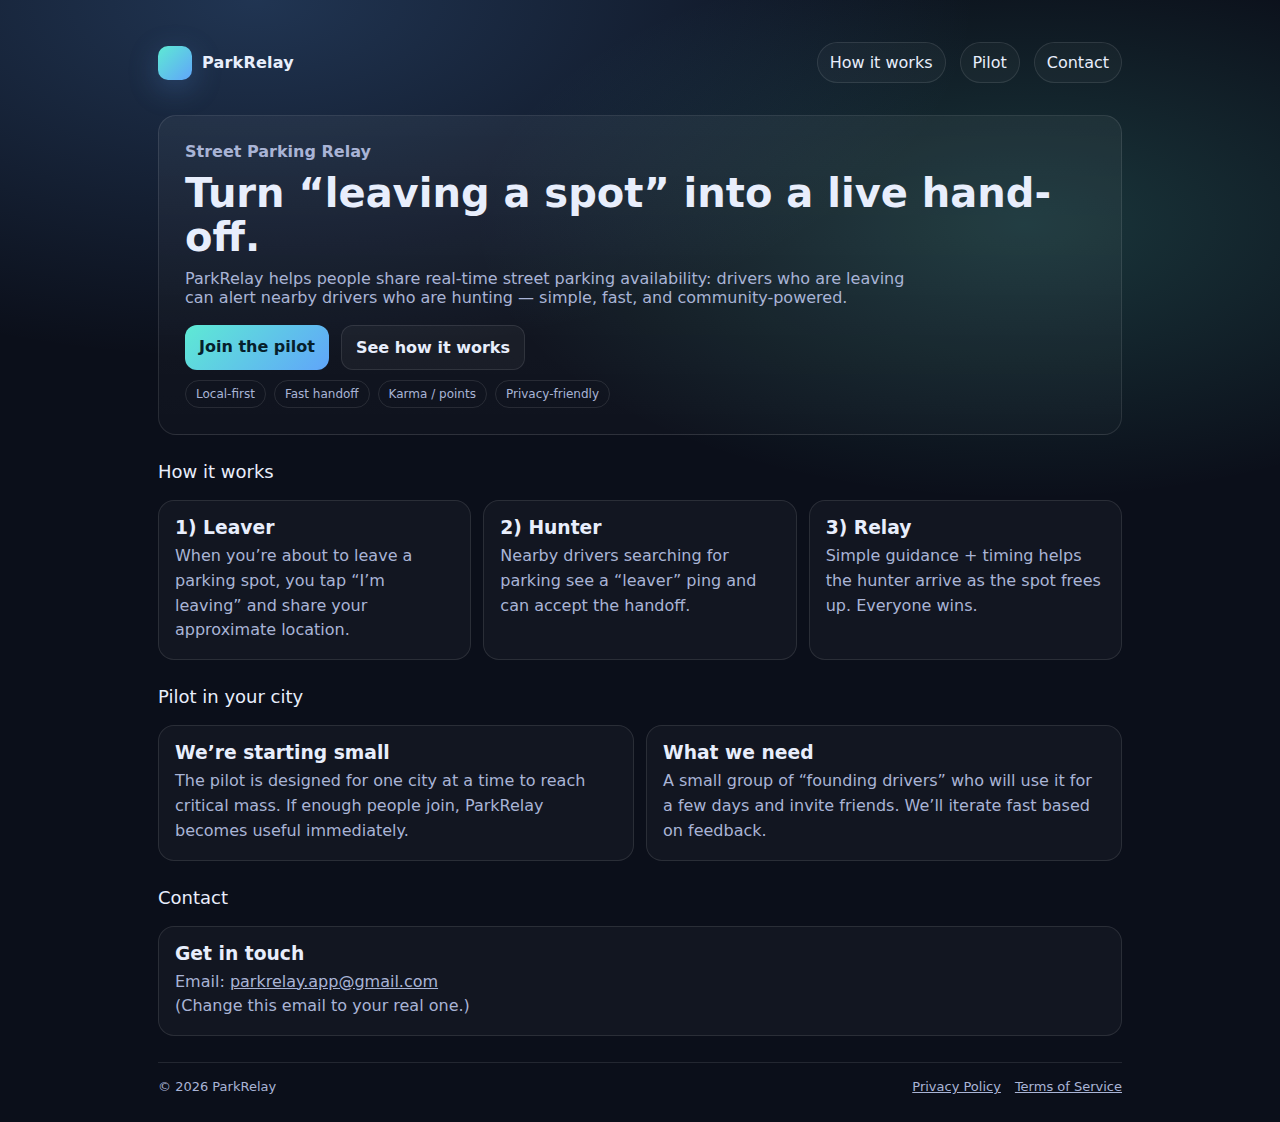
<file: index.html>
<!doctype html>
<html lang="en">
<head>
  <meta charset="utf-8" />
  <meta name="viewport" content="width=device-width, initial-scale=1" />
  <title>ParkRelay — street parking relay</title>
  <meta name="description" content="ParkRelay matches drivers leaving a street parking spot with drivers looking for one — fast, fair, and local." />
  <link rel="stylesheet" href="style.css" />
</head>
<body>
  <div class="container">
    <div class="nav">
      <div class="brand">
        <div class="logo"></div>
        <div>ParkRelay</div>
      </div>
      <div class="navlinks">
        <a class="pill" href="#how">How it works</a>
        <a class="pill" href="#pilot">Pilot</a>
        <a class="pill" href="#contact">Contact</a>
      </div>
    </div>

    <div class="hero">
      <div class="kicker">Street Parking Relay</div>
      <h1>Turn “leaving a spot” into a live hand-off.</h1>
      <div class="sub">
        ParkRelay helps people share real-time street parking availability:
        drivers who are leaving can alert nearby drivers who are hunting — simple, fast, and community-powered.
      </div>

      <div class="ctas">
        <a class="btn primary" href="#pilot">Join the pilot</a>
        <a class="btn" href="#how">See how it works</a>
      </div>

      <div class="badges">
        <span class="badge">Local-first</span>
        <span class="badge">Fast handoff</span>
        <span class="badge">Karma / points</span>
        <span class="badge">Privacy-friendly</span>
      </div>
    </div>

    <div class="section-title" id="how">How it works</div>
    <div class="grid">
      <div class="card third">
        <h3>1) Leaver</h3>
        <p>When you’re about to leave a parking spot, you tap “I’m leaving” and share your approximate location.</p>
      </div>
      <div class="card third">
        <h3>2) Hunter</h3>
        <p>Nearby drivers searching for parking see a “leaver” ping and can accept the handoff.</p>
      </div>
      <div class="card third">
        <h3>3) Relay</h3>
        <p>Simple guidance + timing helps the hunter arrive as the spot frees up. Everyone wins.</p>
      </div>
    </div>

    <div class="section-title" id="pilot">Pilot in your city</div>
    <div class="grid">
      <div class="card half">
        <h3>We’re starting small</h3>
        <p>
          The pilot is designed for one city at a time to reach critical mass.
          If enough people join, ParkRelay becomes useful immediately.
        </p>
      </div>
      <div class="card half">
        <h3>What we need</h3>
        <p>
          A small group of “founding drivers” who will use it for a few days and invite friends.
          We’ll iterate fast based on feedback.
        </p>
      </div>
    </div>

    <div class="section-title" id="contact">Contact</div>
    <div class="grid">
      <div class="card">
        <h3>Get in touch</h3>
        <p>
          Email: <a href="mailto:parkrelay.app@gmail.com">parkrelay.app@gmail.com</a><br/>
          (Change this email to your real one.)
        </p>
      </div>
    </div>

    <!-- IMPORTANT for TikTok review later:
         Privacy + Terms links must be visible on the homepage (not inside a menu). -->
    <div class="footer">
      <div>© <span id="y"></span> ParkRelay</div>
      <div class="smalllinks">
        <a href="privacy.html">Privacy Policy</a>
        <a href="terms.html">Terms of Service</a>
      </div>
    </div>
  </div>

  <script>
    document.getElementById("y").textContent = new Date().getFullYear();
  </script>
</body>
</html>
</file>
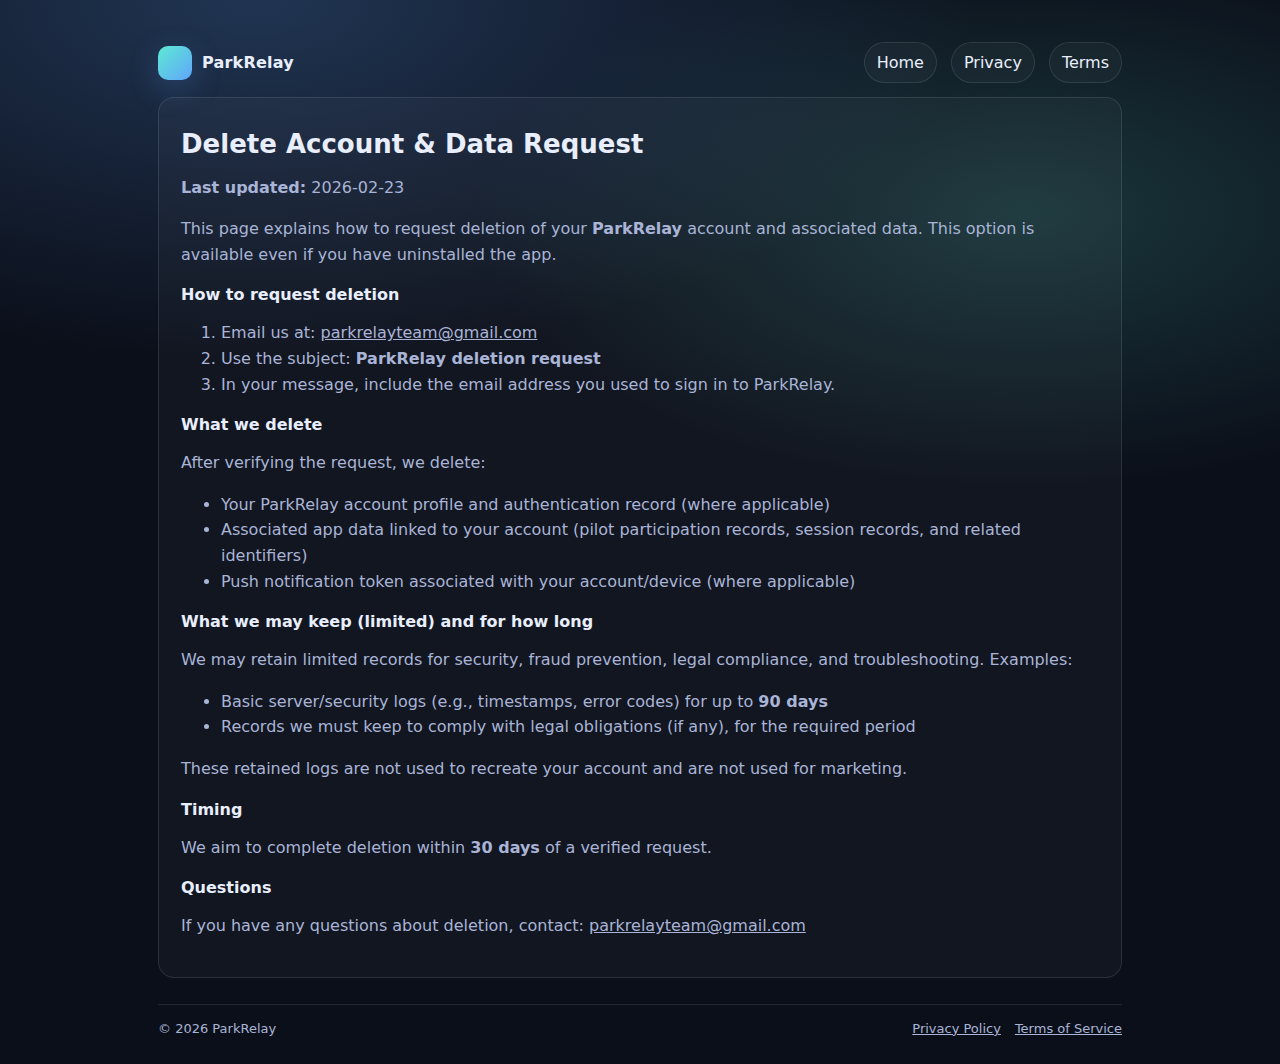
<file: delete-account.html>
<!doctype html>
<html lang="en">
<head>
  <meta charset="utf-8" />
  <meta name="viewport" content="width=device-width, initial-scale=1" />
  <title>ParkRelay — Delete Account & Data Request</title>
  <meta name="description" content="How to request deletion of your ParkRelay account and associated data." />
  <link rel="stylesheet" href="style.css" />
</head>
<body>
  <div class="container">
    <div class="nav">
      <div class="brand">
        <div class="logo"></div>
        <div>ParkRelay</div>
      </div>
      <div class="navlinks">
        <a class="pill" href="index.html">Home</a>
        <a class="pill" href="privacy.html">Privacy</a>
        <a class="pill" href="terms.html">Terms</a>
      </div>
    </div>

    <div class="doc">
      <h1>Delete Account & Data Request</h1>
      <p><strong>Last updated:</strong> 2026-02-23</p>

      <p>
        This page explains how to request deletion of your <strong>ParkRelay</strong> account and associated data.
        This option is available even if you have uninstalled the app.
      </p>

      <h2>How to request deletion</h2>
      <ol>
        <li>Email us at: <a href="mailto:parkrelayteam@gmail.com">parkrelayteam@gmail.com</a></li>
        <li>Use the subject: <strong>ParkRelay deletion request</strong></li>
        <li>In your message, include the email address you used to sign in to ParkRelay.</li>
      </ol>

      <h2>What we delete</h2>
      <p>After verifying the request, we delete:</p>
      <ul>
        <li>Your ParkRelay account profile and authentication record (where applicable)</li>
        <li>Associated app data linked to your account (pilot participation records, session records, and related identifiers)</li>
        <li>Push notification token associated with your account/device (where applicable)</li>
      </ul>

      <h2>What we may keep (limited) and for how long</h2>
      <p>
        We may retain limited records for security, fraud prevention, legal compliance, and troubleshooting. Examples:
      </p>
      <ul>
        <li>Basic server/security logs (e.g., timestamps, error codes) for up to <strong>90 days</strong></li>
        <li>Records we must keep to comply with legal obligations (if any), for the required period</li>
      </ul>
      <p>
        These retained logs are not used to recreate your account and are not used for marketing.
      </p>

      <h2>Timing</h2>
      <p>
        We aim to complete deletion within <strong>30 days</strong> of a verified request.
      </p>

      <h2>Questions</h2>
      <p>
        If you have any questions about deletion, contact:
        <a href="mailto:parkrelayteam@gmail.com">parkrelayteam@gmail.com</a>
      </p>
    </div>

    <div class="footer">
      <div>© <span id="y"></span> ParkRelay</div>
      <div class="smalllinks">
        <a href="privacy.html">Privacy Policy</a>
        <a href="terms.html">Terms of Service</a>
      </div>
    </div>
  </div>

  <script>
    document.getElementById("y").textContent = new Date().getFullYear();
  </script>
</body>
</html>
</file>
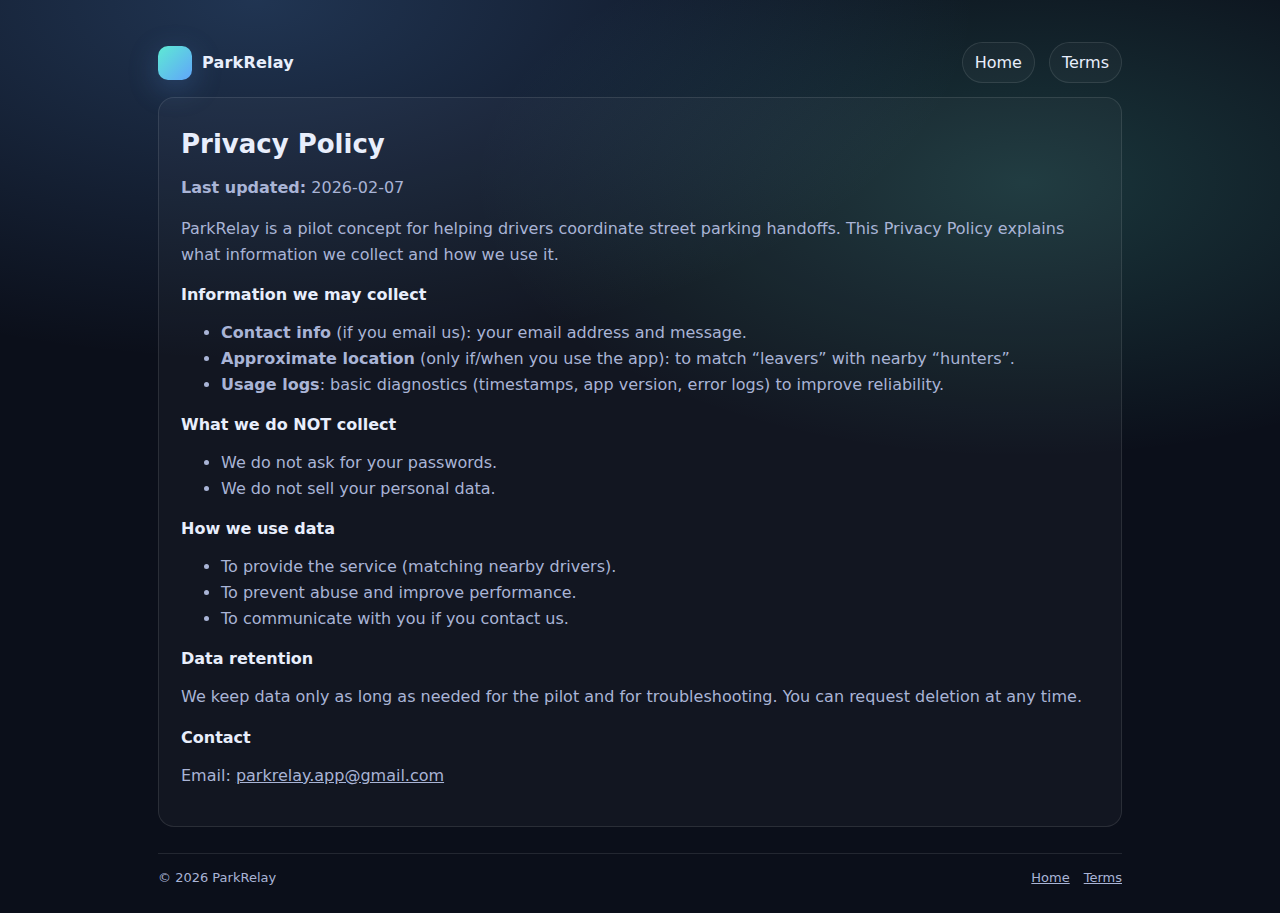
<file: privacy.html>
<!doctype html>
<html lang="en">
<head>
  <meta charset="utf-8" />
  <meta name="viewport" content="width=device-width, initial-scale=1" />
  <title>ParkRelay — Privacy Policy</title>
  <link rel="stylesheet" href="style.css" />
</head>
<body>
  <div class="container">
    <div class="nav">
      <div class="brand">
        <div class="logo"></div>
        <div>ParkRelay</div>
      </div>
      <div class="navlinks">
        <a class="pill" href="index.html">Home</a>
        <a class="pill" href="terms.html">Terms</a>
      </div>
    </div>

    <div class="doc">
      <h1>Privacy Policy</h1>
      <p><strong>Last updated:</strong> 2026-02-07</p>

      <p>
        ParkRelay is a pilot concept for helping drivers coordinate street parking handoffs.
        This Privacy Policy explains what information we collect and how we use it.
      </p>

      <h2>Information we may collect</h2>
      <ul>
        <li><strong>Contact info</strong> (if you email us): your email address and message.</li>
        <li><strong>Approximate location</strong> (only if/when you use the app): to match “leavers” with nearby “hunters”.</li>
        <li><strong>Usage logs</strong>: basic diagnostics (timestamps, app version, error logs) to improve reliability.</li>
      </ul>

      <h2>What we do NOT collect</h2>
      <ul>
        <li>We do not ask for your passwords.</li>
        <li>We do not sell your personal data.</li>
      </ul>

      <h2>How we use data</h2>
      <ul>
        <li>To provide the service (matching nearby drivers).</li>
        <li>To prevent abuse and improve performance.</li>
        <li>To communicate with you if you contact us.</li>
      </ul>

      <h2>Data retention</h2>
      <p>
        We keep data only as long as needed for the pilot and for troubleshooting.
        You can request deletion at any time.
      </p>

      <h2>Contact</h2>
      <p>
        Email: <a href="mailto:parkrelay.app@gmail.com">parkrelay.app@gmail.com</a>
      </p>
    </div>

    <div class="footer">
      <div>© <span id="y"></span> ParkRelay</div>
      <div class="smalllinks">
        <a href="index.html">Home</a>
        <a href="terms.html">Terms</a>
      </div>
    </div>
  </div>

  <script>
    document.getElementById("y").textContent = new Date().getFullYear();
  </script>
</body>
</html>
</file>
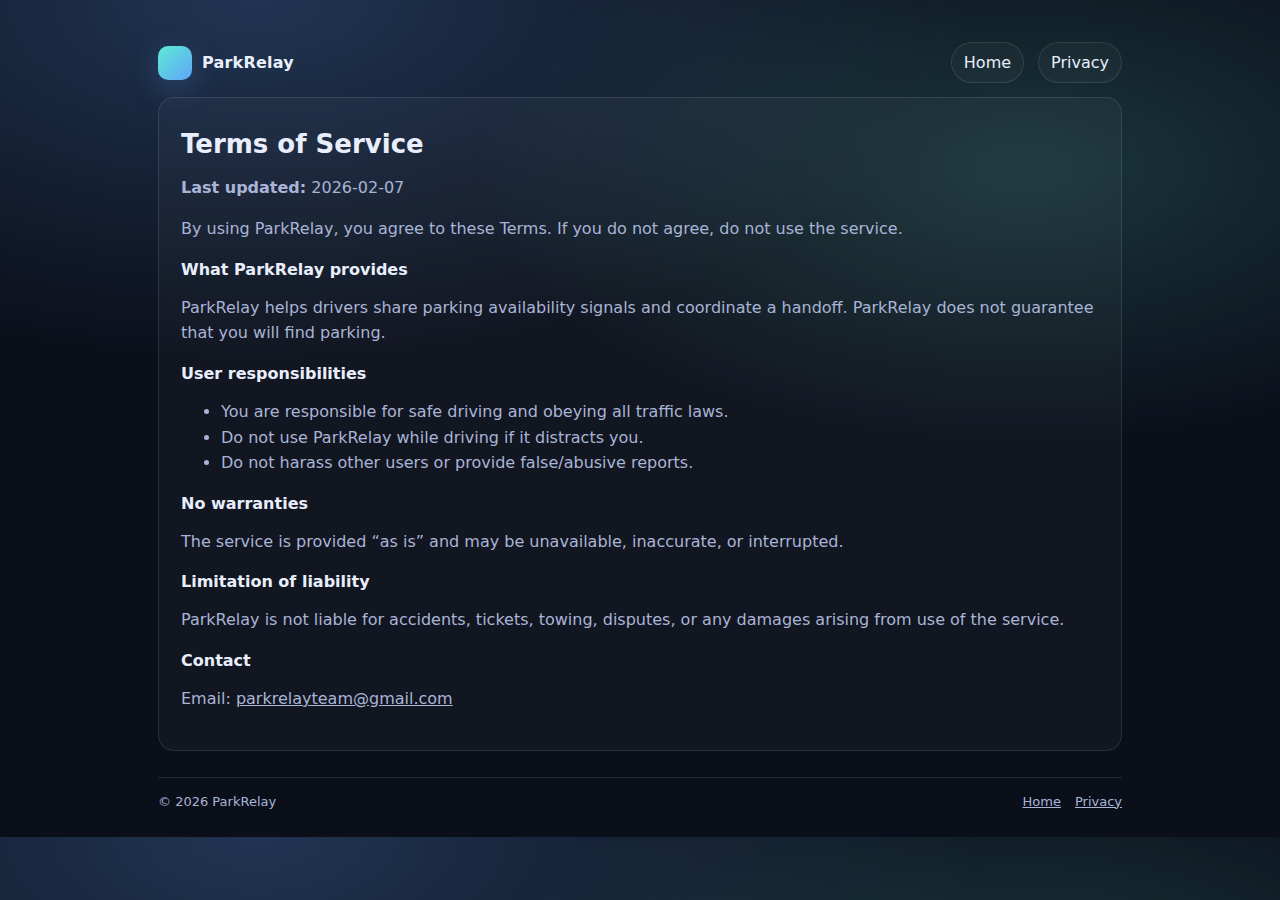
<file: terms.html>
<!doctype html>
<html lang="en">
<head>
  <meta charset="utf-8" />
  <meta name="viewport" content="width=device-width, initial-scale=1" />
  <title>ParkRelay — Terms of Service</title>
  <link rel="stylesheet" href="style.css" />
</head>
<body>
  <div class="container">
    <div class="nav">
      <div class="brand">
        <div class="logo"></div>
        <div>ParkRelay</div>
      </div>
      <div class="navlinks">
        <a class="pill" href="index.html">Home</a>
        <a class="pill" href="privacy.html">Privacy</a>
      </div>
    </div>

    <div class="doc">
      <h1>Terms of Service</h1>
      <p><strong>Last updated:</strong> 2026-02-07</p>

      <p>
        By using ParkRelay, you agree to these Terms. If you do not agree, do not use the service.
      </p>

      <h2>What ParkRelay provides</h2>
      <p>
        ParkRelay helps drivers share parking availability signals and coordinate a handoff.
        ParkRelay does not guarantee that you will find parking.
      </p>

      <h2>User responsibilities</h2>
      <ul>
        <li>You are responsible for safe driving and obeying all traffic laws.</li>
        <li>Do not use ParkRelay while driving if it distracts you.</li>
        <li>Do not harass other users or provide false/abusive reports.</li>
      </ul>

      <h2>No warranties</h2>
      <p>
        The service is provided “as is” and may be unavailable, inaccurate, or interrupted.
      </p>

      <h2>Limitation of liability</h2>
      <p>
        ParkRelay is not liable for accidents, tickets, towing, disputes, or any damages arising from use of the service.
      </p>

      <h2>Contact</h2>
      <p>
        Email: <a href="mailto:parkrelay.app@gmail.com">parkrelayteam@gmail.com</a>
      </p>
    </div>

    <div class="footer">
      <div>© <span id="y"></span> ParkRelay</div>
      <div class="smalllinks">
        <a href="index.html">Home</a>
        <a href="privacy.html">Privacy</a>
      </div>
    </div>
  </div>

  <script>
    document.getElementById("y").textContent = new Date().getFullYear();
  </script>
</body>
</html>
</file>
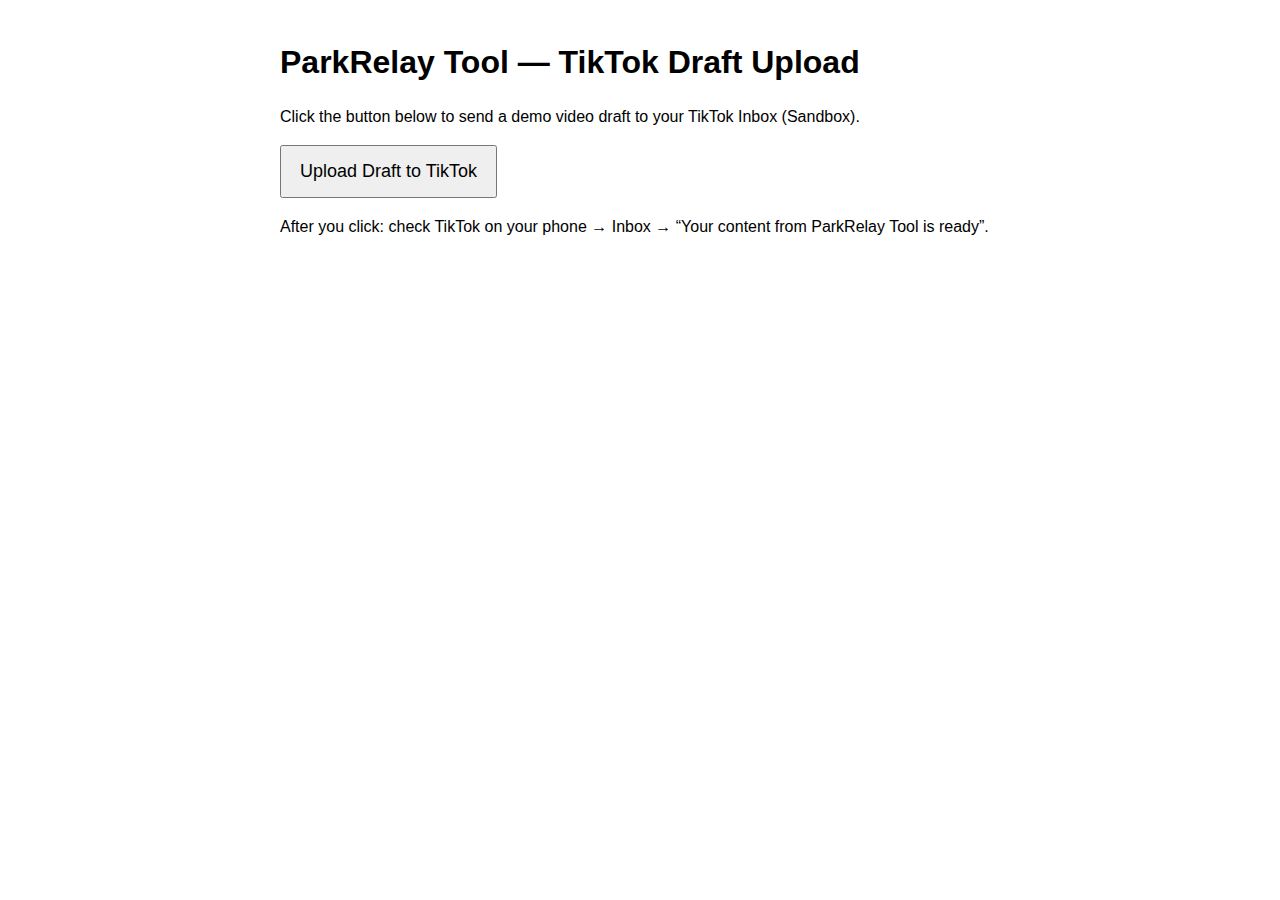
<file: upload.html>
<!doctype html>
<html>
<head>
  <meta charset="utf-8" />
  <meta name="viewport" content="width=device-width, initial-scale=1" />
  <title>ParkRelay Tool — Draft Upload</title>
</head>
<body style="font-family: Arial; max-width: 720px; margin: 40px auto; line-height: 1.4;">
  <h1>ParkRelay Tool — TikTok Draft Upload</h1>

  <p>Click the button below to send a demo video draft to your TikTok Inbox (Sandbox).</p>

  <form method="POST" action="https://pseudohistoric-arron-ungarrulously.ngrok-free.dev/webhook/tiktok/draft/init">
    <input type="hidden" name="open_id" value="-000yw60NcydNvU68bTtYYIV7ZYMT2GIuaGW">
    <button type="submit" style="padding:14px 18px; font-size:18px; cursor:pointer;">
      Upload Draft to TikTok
    </button>
  </form>

  <p style="margin-top:18px;">
    After you click: check TikTok on your phone → Inbox → “Your content from ParkRelay Tool is ready”.
  </p>
</body>
</html>
</file>
<file: style.css>
:root{
  --bg:#0b0f1a;
  --card:#11182a;
  --text:#e8eefc;
  --muted:#a9b4d6;
  --accent:#5eead4;
  --accent2:#60a5fa;
  --border:rgba(255,255,255,.10);
}

*{box-sizing:border-box}
body{
  margin:0;
  font-family: ui-sans-serif, system-ui, -apple-system, Segoe UI, Roboto, Arial, "Apple Color Emoji","Segoe UI Emoji";
  background: radial-gradient(1200px 600px at 20% 0%, rgba(96,165,250,.25), transparent 60%),
              radial-gradient(1000px 500px at 80% 20%, rgba(94,234,212,.18), transparent 55%),
              var(--bg);
  color: var(--text);
}
a{color:inherit}
.container{max-width:1000px;margin:0 auto;padding:28px 18px}
.nav{
  display:flex;align-items:center;justify-content:space-between;
  padding:14px 0;
}
.brand{display:flex;gap:10px;align-items:center;font-weight:800;letter-spacing:.2px}
.logo{
  width:34px;height:34px;border-radius:10px;
  background: linear-gradient(135deg, var(--accent), var(--accent2));
  box-shadow: 0 8px 30px rgba(96,165,250,.25);
}
.navlinks{display:flex;gap:14px;flex-wrap:wrap}
.pill{
  display:inline-block;
  padding:10px 12px;
  border:1px solid var(--border);
  border-radius:999px;
  text-decoration:none;
  color:var(--text);
  background:rgba(255,255,255,.03);
}
.pill:hover{border-color:rgba(255,255,255,.22)}

.hero{
  margin-top:18px;
  padding:26px;
  border:1px solid var(--border);
  border-radius:18px;
  background: linear-gradient(180deg, rgba(255,255,255,.05), rgba(255,255,255,.02));
}
.kicker{color:var(--muted);font-weight:650}
h1{margin:10px 0 10px;font-size:40px;line-height:1.1}
.sub{color:var(--muted);font-size:16px;max-width:720px}
.ctas{display:flex;gap:12px;flex-wrap:wrap;margin-top:18px}
.btn{
  padding:12px 14px;border-radius:12px;text-decoration:none;font-weight:700;
  border:1px solid var(--border);
  background:rgba(255,255,255,.04);
}
.btn.primary{
  border:none;
  background: linear-gradient(135deg, var(--accent), var(--accent2));
  color:#06202b;
}
.btn:hover{transform: translateY(-1px)}
.grid{
  margin-top:18px;
  display:grid;
  grid-template-columns:repeat(12,1fr);
  gap:12px;
}
.card{
  grid-column: span 12;
  border:1px solid var(--border);
  border-radius:16px;
  padding:16px;
  background:rgba(255,255,255,.03);
}
@media (min-width: 820px){
  .card.third{grid-column: span 4;}
  .card.half{grid-column: span 6;}
}
.card h3{margin:0 0 6px}
.card p{margin:0;color:var(--muted);line-height:1.55}
.badges{display:flex;gap:8px;flex-wrap:wrap;margin-top:10px}
.badge{
  font-size:12px;
  padding:6px 10px;
  border:1px solid var(--border);
  border-radius:999px;
  color:var(--muted);
}
.section-title{margin:26px 0 10px;font-size:18px}
.footer{
  margin-top:26px;
  padding-top:16px;
  border-top:1px solid var(--border);
  color:var(--muted);
  font-size:13px;
  display:flex;justify-content:space-between;gap:12px;flex-wrap:wrap;
}
.smalllinks{display:flex;gap:14px;flex-wrap:wrap}
.doc{
  padding:22px;
  border:1px solid var(--border);
  border-radius:16px;
  background:rgba(255,255,255,.03);
}
.doc h1{font-size:26px}
.doc h2{font-size:16px;margin-top:18px}
.doc p, .doc li{color:var(--muted);line-height:1.6}
</file>
